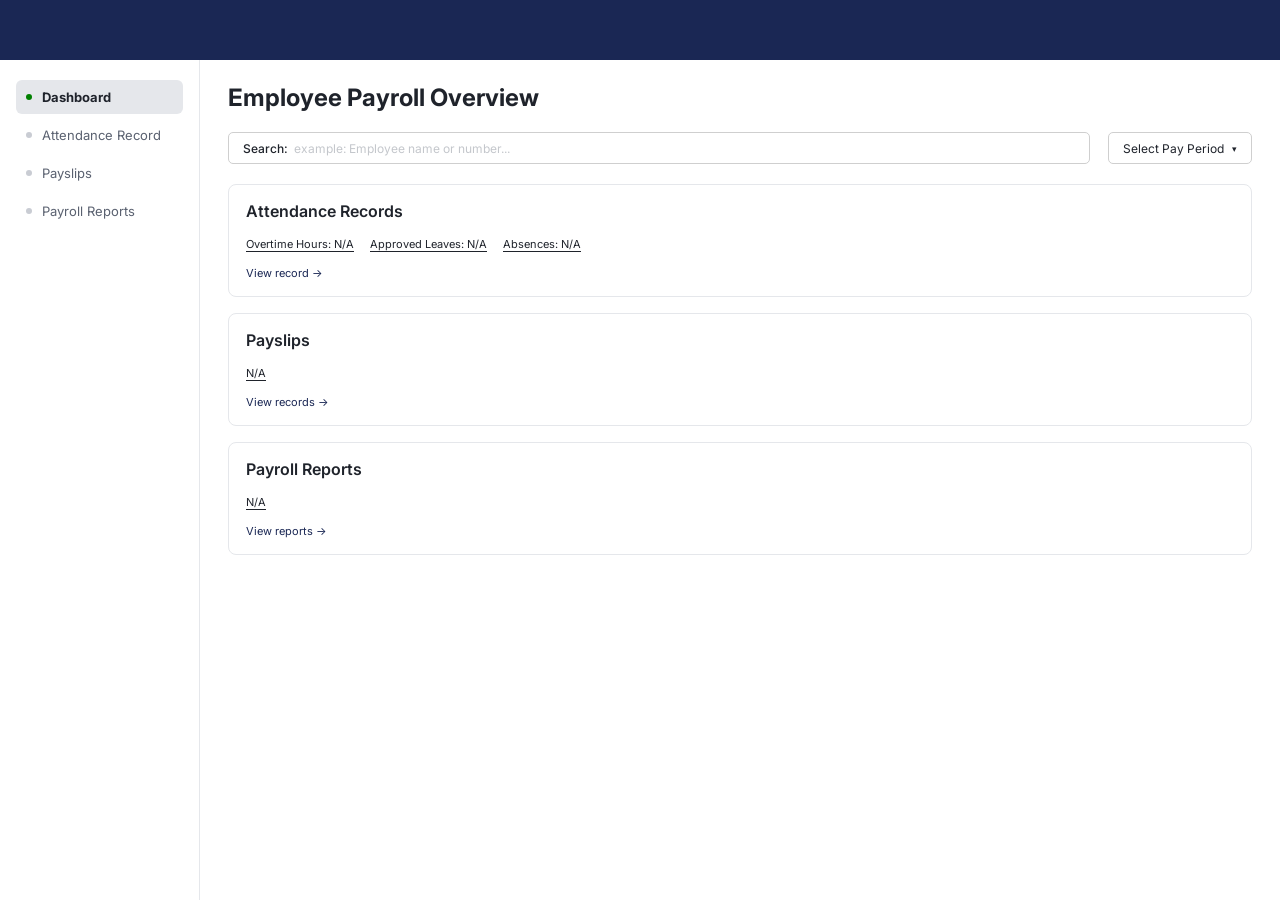
<file: index.html>
<!DOCTYPE html>
<html lang="en">
<head>
  <meta charset="UTF-8">
  <meta name="viewport" content="width=1280">
  <title>Dashboard · Payroll</title>
  <link rel="preconnect" href="https://fonts.googleapis.com">
  <link rel="preconnect" href="https://fonts.gstatic.com" crossorigin>
  <link href="https://fonts.googleapis.com/css2?family=Inter:wght@400;500;600;700&display=swap" rel="stylesheet">
  <link rel="stylesheet" href="css/styles.css">
</head>
<body>
  <header class="topbar"></header>
  <div class="layout">
    <nav class="sidebar">
      <a class="nav-link active" href="index.html" data-nav="dashboard">Dashboard</a>
      <a class="nav-link" href="attendance.html" data-nav="attendance">Attendance Record</a>
      <a class="nav-link" href="payslips.html" data-nav="payslips">Payslips</a>
      <a class="nav-link" href="payroll-reports.html" data-nav="payroll-reports">Payroll Reports</a>
    </nav>
    <main class="content">
      <h1>Employee Payroll Overview</h1>
      <div class="toolbar">
        <div class="search" id="search">
          <label for="search-input">Search:</label>
          <input id="search-input" type="text" placeholder="example: Employee name or number..." autocomplete="off" spellcheck="false">
          <ul class="menu" hidden></ul>
        </div>
        <div class="dropdown" id="period-dropdown"></div>
      </div>
      <section class="card">
        <h2>Attendance Records</h2>
        <p class="stats">
          <a href="attendance.html" data-stat="overtime">Overtime Hours: N/A</a>
          <a href="attendance.html" data-stat="leaves">Approved Leaves: N/A</a>
          <a href="attendance.html" data-stat="absences">Absences: N/A</a>
        </p>
        <a class="card-link" href="attendance.html">View record →</a>
      </section>
      <section class="card">
        <h2>Payslips</h2>
        <p class="stats">
          <a href="payslips.html" data-stat="payslip">N/A</a>
        </p>
        <a class="card-link" href="payslips.html">View records →</a>
      </section>
      <section class="card">
        <h2>Payroll Reports</h2>
        <p class="stats">
          <a href="payroll-reports.html" data-stat="reports">N/A</a>
        </p>
        <a class="card-link" href="payroll-reports.html">View reports →</a>
      </section>
    </main>
  </div>
  <script src="js/data.js"></script>
  <script src="js/app.js"></script>
  <script src="js/dashboard.js"></script>
</body>
</html>
</file>
<file: css/styles.css>
/* Desktop only: the layout never shrinks below 1280px and has no media queries. */

:root {
  --navy: #1a2754;
  --text: #1f232b;
  --muted: #5a6170;
  --red: #d90000;
  --red-dark: #c00000;
  --green: #008000;
  --border: #cfcfcf;
  --border-light: #e5e7eb;
  --grey-100: #eeeeee;
  --grey-200: #d9d9d9;
  --active-bg: #e5e7eb;
}

* {
  box-sizing: border-box;
}

body {
  margin: 0;
  min-width: 1280px;
  font-family: "Inter", "Helvetica Neue", Arial, sans-serif;
  font-size: 12px;
  color: var(--text);
  background: #fff;
}

button,
input {
  font: inherit;
  color: inherit;
}

[hidden] {
  display: none !important;
}

/* ---------- Shell ---------- */

.topbar {
  display: flex;
  align-items: center;
  justify-content: flex-end;
  gap: 16px;
  height: 60px;
  padding: 0 24px;
  background: var(--navy);
}

.layout {
  display: flex;
  min-height: calc(100vh - 60px);
}

.sidebar {
  flex: 0 0 200px;
  padding: 20px 16px;
  border-right: 1px solid var(--border-light);
}

.nav-link {
  display: flex;
  align-items: center;
  gap: 10px;
  height: 34px;
  margin-bottom: 4px;
  padding: 0 10px;
  border-radius: 6px;
  font-size: 13px;
  white-space: nowrap;
  color: var(--muted);
  text-decoration: none;
}

.nav-link::before {
  content: "";
  flex: 0 0 6px;
  height: 6px;
  border-radius: 50%;
  background: #c9ccd3;
}

.nav-link:hover {
  background: #f3f4f6;
}

.nav-link.active {
  background: var(--active-bg);
  font-weight: 700;
  color: var(--text);
}

.nav-link.active::before {
  background: var(--green);
}

/* Payroll Reports turns red while the chosen employee has an ongoing report. */
.nav-link.alert {
  color: var(--red);
}

.nav-link.alert::before {
  background: var(--red);
}

.content {
  flex: 1;
  min-width: 0;
  padding: 24px 28px 28px;
}

h1 {
  margin: 0 0 20px;
  font-size: 24px;
  line-height: 28px;
  font-weight: 700;
}

/* ---------- Search and dropdowns ---------- */

.toolbar {
  display: flex;
  gap: 18px;
}

.search {
  position: relative;
  flex: 1;
  display: flex;
  align-items: center;
  gap: 6px;
  height: 32px;
  padding: 0 14px;
  border: 1px solid var(--border);
  border-radius: 5px;
}

.search:focus-within {
  border-color: var(--navy);
}

.search label {
  font-weight: 500;
}

.search.has-employee label {
  display: none;
}

.search input {
  flex: 1;
  min-width: 0;
  height: 100%;
  padding: 0;
  border: 0;
  outline: 0;
  background: none;
}

.search input::placeholder {
  color: #c4c7cc;
}

.dropdown {
  position: relative;
}

.dropdown-toggle {
  display: flex;
  align-items: center;
  justify-content: flex-end;
  height: 32px;
  padding: 0 14px;
  border: 1px solid var(--border);
  border-radius: 5px;
  background: #fff;
  white-space: nowrap;
  cursor: pointer;
}

.dropdown-toggle::after {
  content: "▾";
  margin-left: 8px;
  font-size: 9px;
}

.menu {
  position: absolute;
  top: calc(100% + 4px);
  right: 0;
  z-index: 10;
  min-width: 100%;
  margin: 0;
  padding: 4px 0;
  list-style: none;
  border: 1px solid var(--border);
  border-radius: 5px;
  background: #fff;
  box-shadow: 0 4px 12px rgba(0, 0, 0, 0.12);
}

.search .menu {
  left: 0;
}

.menu button {
  display: block;
  width: 100%;
  padding: 7px 14px;
  border: 0;
  background: none;
  text-align: left;
  white-space: nowrap;
  cursor: pointer;
}

.menu button:hover,
.menu button:focus-visible {
  background: #f1f2f4;
  outline: 0;
}

.menu button.selected {
  font-weight: 600;
}

.menu .menu-empty {
  padding: 7px 14px;
  color: var(--muted);
}

.filter-row {
  display: flex;
  justify-content: flex-end;
  margin-top: 16px;
}

.filter-row .dropdown-toggle {
  width: 195px;
}

/* ---------- Dashboard cards ---------- */

.card {
  margin-top: 16px;
  padding: 16px 17px 15px;
  border: 1px solid var(--border-light);
  border-radius: 8px;
  font-size: 11px;
  line-height: 16px;
}

.toolbar + .card {
  margin-top: 20px;
}

.card h2 {
  margin: 0;
  font-size: 16px;
  line-height: 20px;
  font-weight: 600;
}

.stats {
  display: flex;
  gap: 16px;
  margin: 15px 0 13px;
}

.stats a {
  color: inherit;
  text-underline-offset: 3px;
}

.stats a.alert {
  color: var(--red);
}

.card-link {
  color: var(--navy);
  text-decoration: none;
}

.card-link:hover {
  text-decoration: underline;
}

/* ---------- Tables ---------- */

.table {
  width: 100%;
  margin-top: 20px;
  border-collapse: collapse;
  table-layout: fixed;
}

.filter-row + .table {
  margin-top: 18px;
}

.table th,
.table td {
  height: 47px;
  padding: 0;
  font-weight: 400;
  text-align: center;
}

.table th {
  background: var(--grey-200);
}

.table td {
  background: var(--grey-100);
}

.table th:first-child,
.table td:first-child {
  padding-left: 24px;
  text-align: left;
}

.table-attendance th:nth-child(1) { width: 38.4%; }
.table-attendance th:nth-child(2) { width: 9.8%; }
.table-attendance th:nth-child(3) { width: 10.8%; }
.table-attendance th:nth-child(4) { width: 10.6%; }
.table-attendance th:nth-child(5) { width: 9%; }
.table-attendance th:nth-child(6) { width: 8.6%; }
.table-attendance th:nth-child(7) { width: 12.8%; }

.table-records th:nth-child(1) { width: 40%; }
.table-records th:nth-child(2) { width: 34%; }
.table-records th:nth-child(3) { width: 26%; }

.table-records th:last-child,
.table-records td:last-child {
  padding-right: 24px;
  text-align: right;
}

.table .status-alert {
  color: var(--red);
}

.table .total {
  font-weight: 700;
}

.details > :first-child {
  margin-top: 29px;
}

.table tr.clickable {
  cursor: pointer;
}

.table tr.clickable:hover td,
.table tr.clickable:focus-visible td {
  background: #e2e2e2;
}

.table tr.clickable:focus-visible {
  outline: 2px solid var(--navy);
  outline-offset: -2px;
}

.table td.empty {
  padding: 0 24px;
  color: var(--muted);
  text-align: left;
}

/* ---------- Detail pages ---------- */

.detail-header {
  display: flex;
  align-items: center;
  gap: 16px;
}

.detail-header h1 {
  margin: 0;
}

.pill {
  display: inline-flex;
  align-items: center;
  height: 28px;
  padding: 0 16px;
  border-radius: 14px;
  background: var(--red-dark);
  color: #fff;
  font-size: 16px;
  font-weight: 700;
}

.btn {
  display: inline-flex;
  align-items: center;
  height: 28px;
  padding: 0 24px;
  background: var(--grey-200);
  color: #111;
  font-size: 16px;
  font-weight: 700;
  text-decoration: none;
}

.btn:hover {
  background: #cacaca;
}

.btn-back {
  margin-left: auto;
}

.summary {
  display: grid;
  grid-template-columns: max-content 1fr;
  gap: 10px 24px;
  margin-bottom: 0;
  font-size: 13px;
}

.summary dt {
  font-weight: 600;
}

.summary dd {
  margin: 0;
}
</file>
